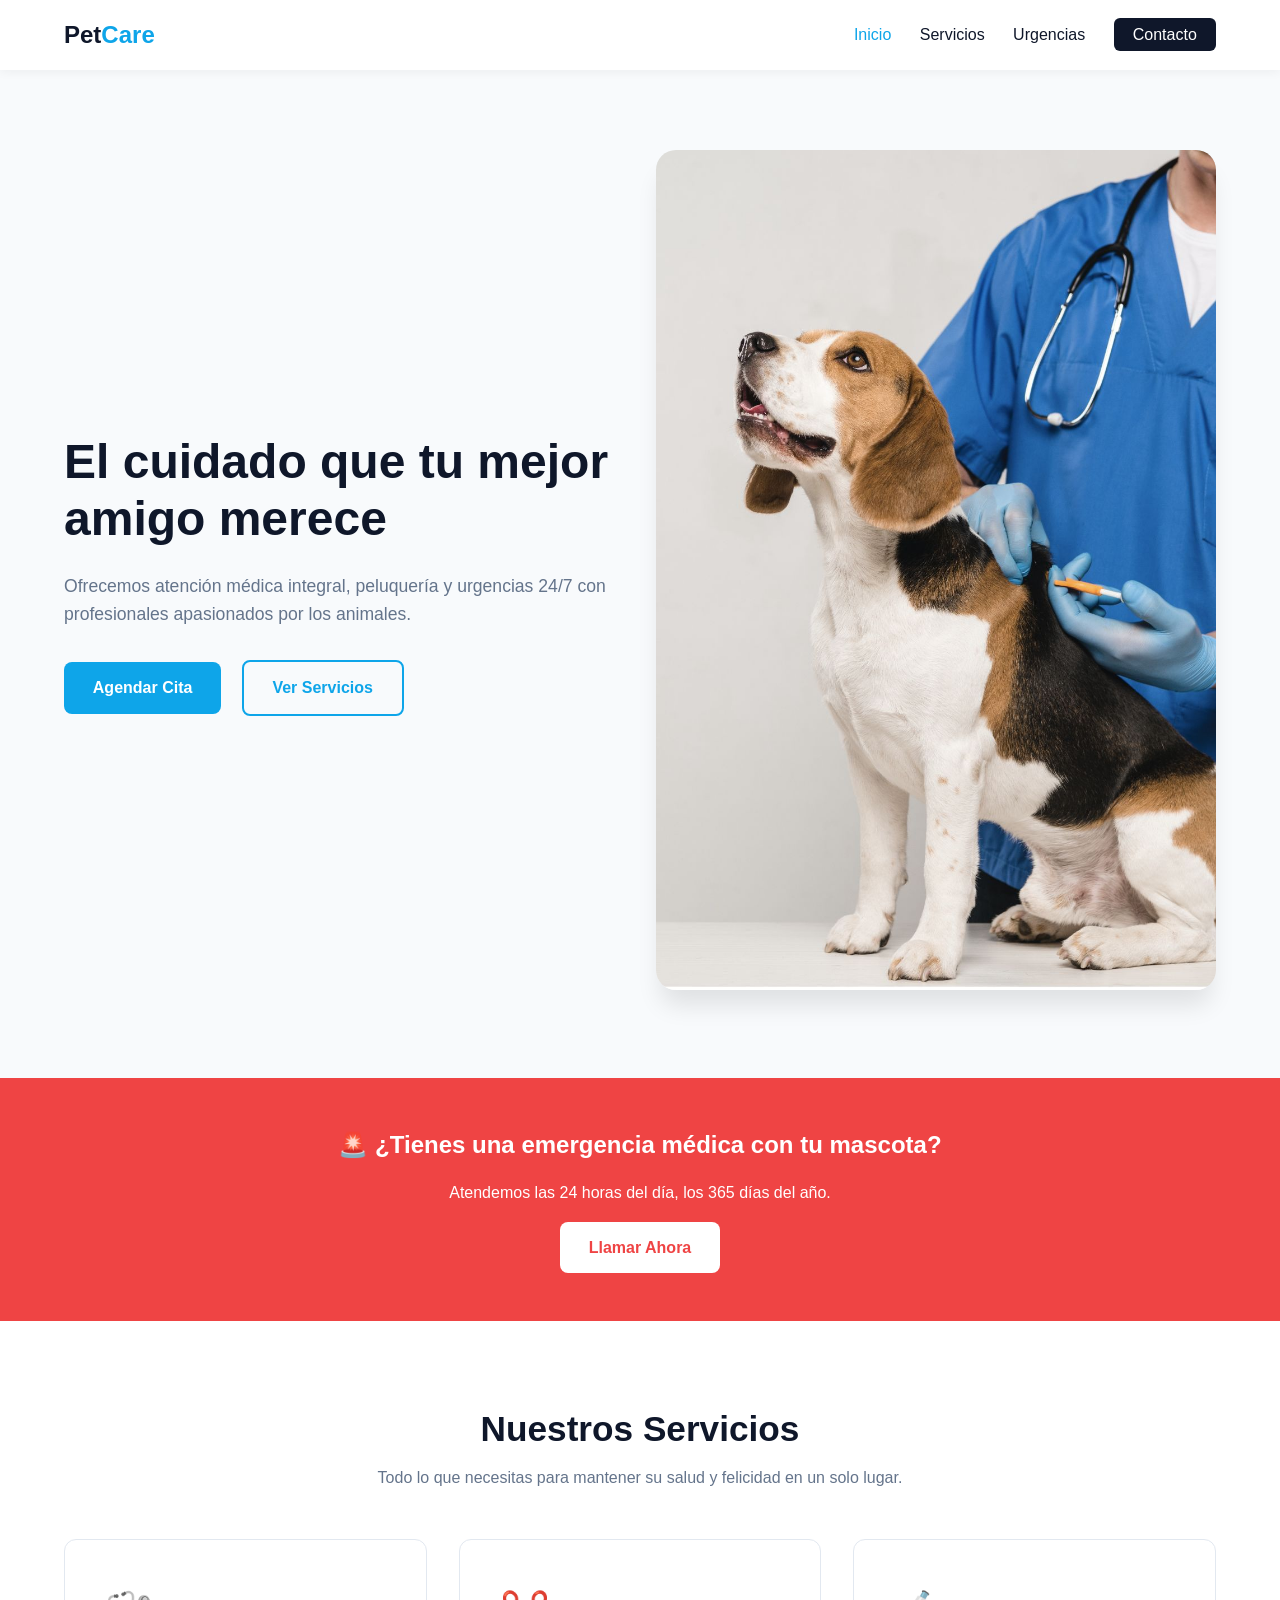
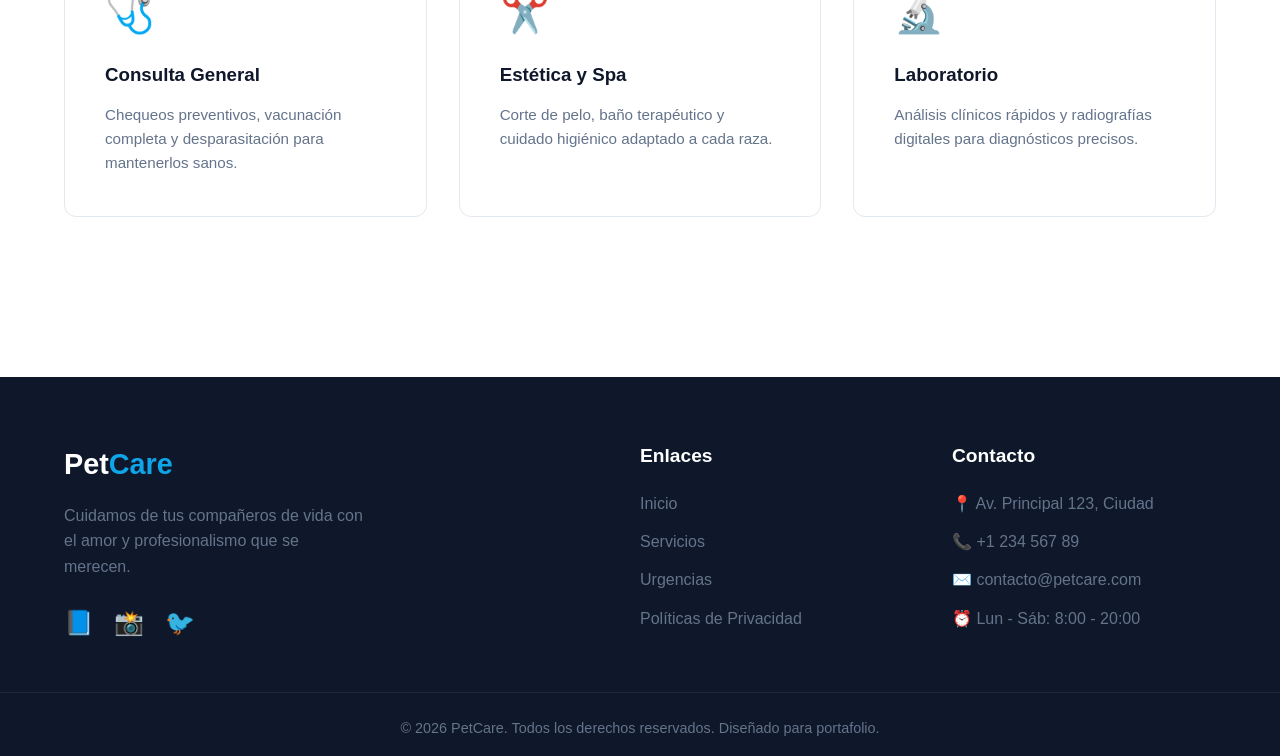
<file: index.html>
<!DOCTYPE html>
<html lang="es">
<head>
    <meta charset="UTF-8">
    <meta name="viewport" content="width=device-width, initial-scale=1.0">
    <title>PetCare | Clínica Veterinaria</title>
    <!-- Enlace al archivo CSS externo -->
    <link rel="stylesheet" href="./css/estilos.css">
    <!-- Iconos sugeridos: FontAwesome o Lucide -->
</head>
<body>

    <!-- NAV BAR -->
    <header class="navbar">
    <div class="container nav-container">
        <a href="#" class="logo">Pet<span>Care</span></a>
        <!-- Botón Hamburguesa visible solo en móviles -->
        <button class="menu-toggle" id="mobile-menu" aria-label="Abrir menú">
            <span class="bar"></span>
            <span class="bar"></span>
            <span class="bar"></span>
        </button>
        <nav class="nav-menu" id="nav-list">
            <a href="#inicio" class="active">Inicio</a>
            <a href="./pages/servicios.html">Servicios</a>
            <a href="./pages/urgencias.html">Urgencias</a>
            <a href="./pages/contacto.html" class="btn-nav">Contacto</a>
        </nav>
    </div>
</header>

    <!-- HERO SECTION -->
    <section id="inicio" class="hero">
        <div class="container hero-grid">
            <div class="hero-content">
                <h1>El cuidado que tu mejor amigo merece</h1>
                <p>Ofrecemos atención médica integral, peluquería y urgencias 24/7 con profesionales apasionados por los animales.</p>
                <div class="hero-buttons">
                    <a href="#contacto" class="btn btn-primary">Agendar Cita</a>
                    <a href="#servicios" class="btn btn-secondary">Ver Servicios</a>
                </div>
            </div>
            <div class="hero-image">
                <!-- Reemplazar con tu imagen local en assets/img/ -->
                <img src="./img/imgvete.jpg" alt="Veterinaria cuidando un perro">
            </div>
        </div>
    </section>

    <!-- EMERGENCY BANNER -->
    <section id="urgencias" class="emergency-banner">
        <div class="container banner-flex">
            <h2>🚨 ¿Tienes una emergencia médica con tu mascota?</h2>
            <p>Atendemos las 24 horas del día, los 365 días del año.</p>
            <a href="tel:+123456789" class="btn btn-emergency">Llamar Ahora</a>
        </div>
    </section>

    <!-- SERVICES SECTION -->
    <section id="servicios" class="services">
        <div class="container">
            <div class="section-title">
                <h2>Nuestros Servicios</h2>
                <p>Todo lo que necesitas para mantener su salud y felicidad en un solo lugar.</p>
            </div>
            <div class="services-grid">
                <!-- Card 1 -->
                <div class="service-card">
                    <div class="service-icon">🩺</div>
                    <h3>Consulta General</h3>
                    <p>Chequeos preventivos, vacunación completa y desparasitación para mantenerlos sanos.</p>
                </div>
                <!-- Card 2 -->
                <div class="service-card">
                    <div class="service-icon">✂️</div>
                    <h3>Estética y Spa</h3>
                    <p>Corte de pelo, baño terapéutico y cuidado higiénico adaptado a cada raza.</p>
                </div>
                <!-- Card 3 -->
                <div class="service-card">
                    <div class="service-icon">🔬</div>
                    <h3>Laboratorio</h3>
                    <p>Análisis clínicos rápidos y radiografías digitales para diagnósticos precisos.</p>
                </div>
            </div>
        </div>
    </section>
    <footer class="main-footer">
    <div class="container footer-grid">
        <div class="footer-brand">
            <a href="#" class="logo-footer">Pet<span>Care</span></a>
            <p>Cuidamos de tus compañeros de vida con el amor y profesionalismo que se merecen.</p>
            <div class="social-icons">
                <a href="#" aria-label="Facebook">📘</a>
                <a href="#" aria-label="Instagram">📸</a>
                <a href="#" aria-label="Twitter">🐦</a>
            </div>
        </div>
        <div class="footer-links">
            <h3>Enlaces</h3>
            <ul>
                <li><a href="#inicio">Inicio</a></li>
                <li><a href="#servicios">Servicios</a></li>
                <li><a href="#urgencias">Urgencias</a></li>
                <li><a href="#">Políticas de Privacidad</a></li>
            </ul>
        </div>
        <div class="footer-contact">
            <h3>Contacto</h3>
            <p>📍 Av. Principal 123, Ciudad</p>
            <p>📞 +1 234 567 89</p>
            <p>✉️ contacto@petcare.com</p>
            <p>⏰ Lun - Sáb: 8:00 - 20:00</p>
        </div>
    </div>
    <div class="footer-bottom">
        <p>&copy; 2026 PetCare. Todos los derechos reservados. Diseñado para portafolio.</p>
    </div>
</footer>

    <script src="./js/script.js"></script>
</body>
</html>
</file>
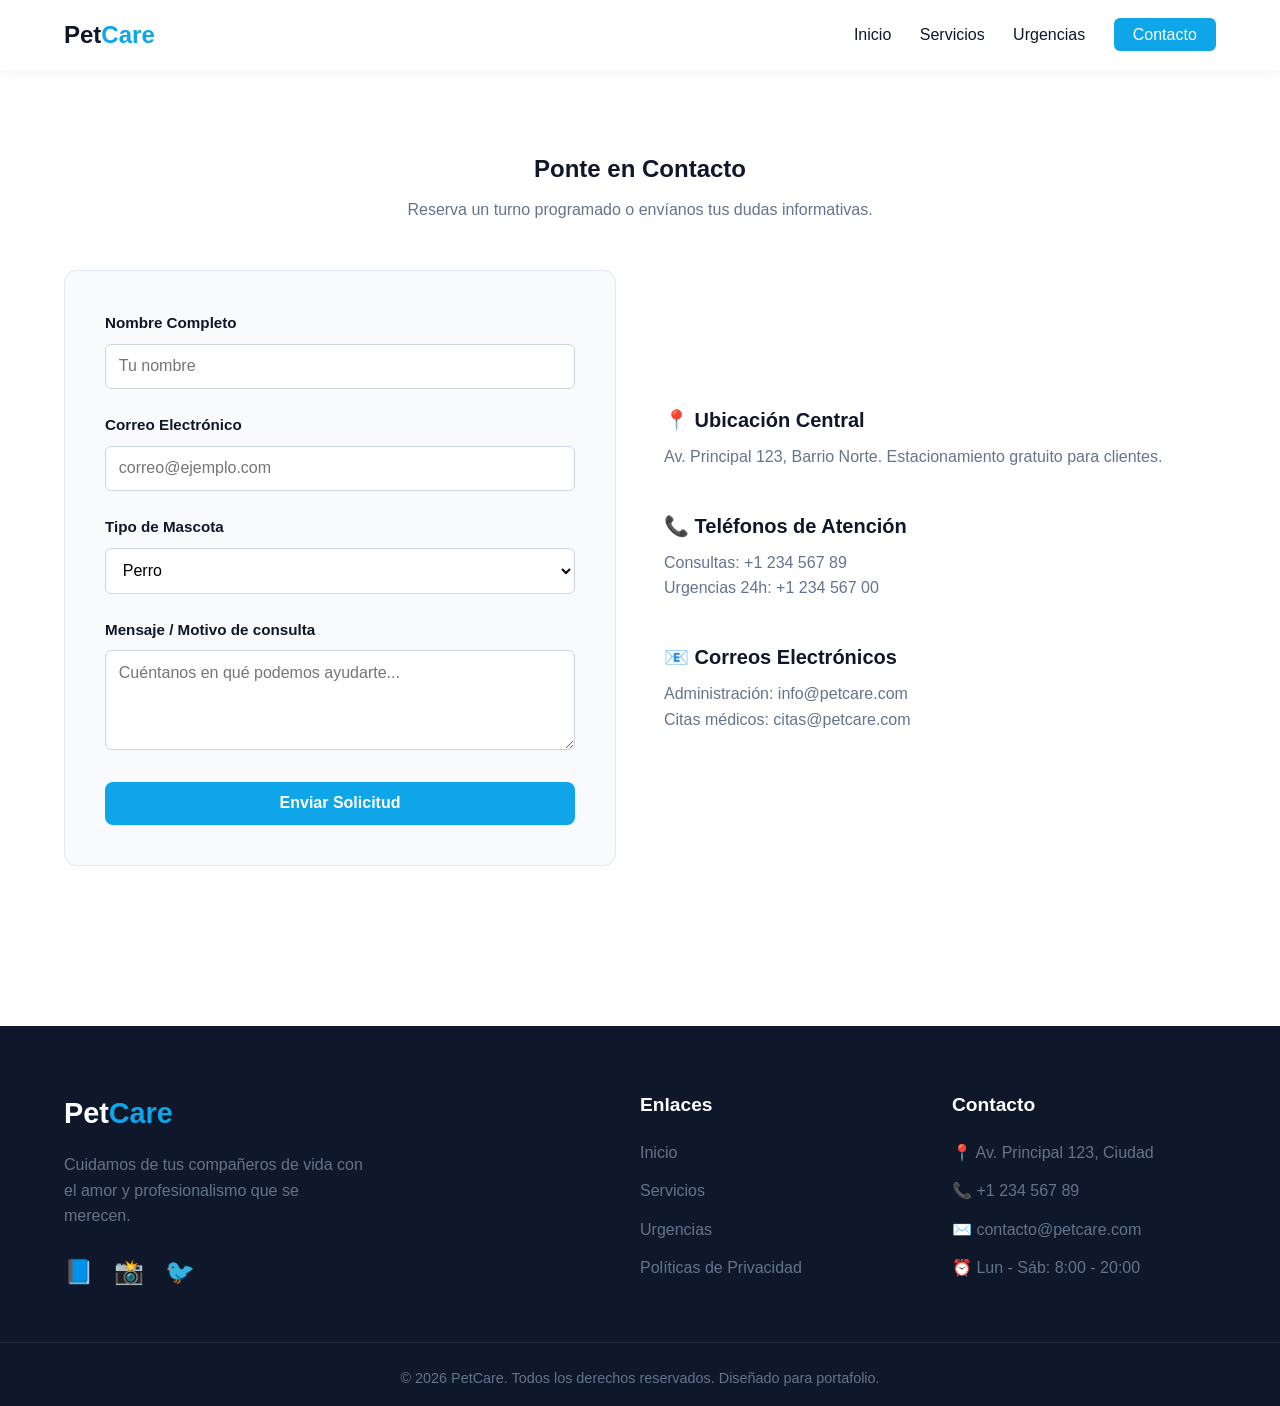
<file: pages/contacto.html>
<!DOCTYPE html>
<html lang="es">
<head>
    <meta charset="UTF-8">
    <meta name="viewport" content="width=device-width, initial-scale=1.0">
    <title>Contacto | PetCare</title>
    <!-- Hoja de estilos general de la web -->
    <link rel="stylesheet" href="../css/estilos.css">
    
</head>
<body>

    <!-- NAVBAR -->
    <header class="navbar">
        <div class="container nav-container">
            <a href="../index.html" class="logo">Pet<span>Care</span></a>
            <button class="menu-toggle" id="mobile-menu" aria-label="Abrir menú">
                <span class="bar"></span><span class="bar"></span><span class="bar"></span>
            </button>
            <nav class="nav-menu" id="nav-list">
                <a href="../index.html">Inicio</a>
                <a href="./servicios.html">Servicios</a>
                <a href="./urgencias.html">Urgencias</a>
                <a href="#" class="btn-nav nav-active-btn">Contacto</a>
            </nav>
        </div>
    </header>

    <!-- SECCIÓN DE CONTACTO -->
    <section class="contact-section">
        <div class="container">
            <div class="contact-header">
                <h1>Ponte en Contacto</h1>
                <p>Reserva un turno programado o envíanos tus dudas informativas.</p>
            </div>

            <div class="contact-grid">
                <!-- Formulario -->
                <form id="contact-form" action="#" method="POST" class="contact-form">
                    <div class="form-group">
                        <label for="name">Nombre Completo</label>
                        <input type="text" id="name" required placeholder="Tu nombre">
                    </div>
                    <div class="form-group">
                        <label for="email">Correo Electrónico</label>
                        <input type="email" id="email" required placeholder="correo@ejemplo.com">
                    </div>
                    <div class="form-group">
                        <label for="pet-type">Tipo de Mascota</label>
                        <select id="pet-type">
                            <option value="perro">Perro</option>
                            <option value="gato">Gato</option>
                            <option value="otro">Otro</option>
                        </select>
                    </div>
                    <div class="form-group">
                        <label for="message">Mensaje / Motivo de consulta</label>
                        <textarea id="message" rows="4" placeholder="Cuéntanos en qué podemos ayudarte..."></textarea>
                    </div>
                    <button type="submit" class="btn btn-primary btn-submit">Enviar Solicitud</button>
                </form>

                <!-- Datos Informativos -->
                <div class="contact-info">
                    <div class="info-block">
                        <h3>📍 Ubicación Central</h3>
                        <p>Av. Principal 123, Barrio Norte. Estacionamiento gratuito para clientes.</p>
                    </div>
                    <div class="info-block">
                        <h3>📞 Teléfonos de Atención</h3>
                        <p>Consultas: +1 234 567 89<br>Urgencias 24h: +1 234 567 00</p>
                    </div>
                    <div class="info-block">
                        <h3>📧 Correos Electrónicos</h3>
                        <p>Administración: info@petcare.com<br>Citas médicos: citas@petcare.com</p>
                    </div>
                </div>
            </div>
        </div>
    </section>

   <footer class="main-footer">
    <div class="container footer-grid">
        <div class="footer-brand">
            <a href="#" class="logo-footer">Pet<span>Care</span></a>
            <p>Cuidamos de tus compañeros de vida con el amor y profesionalismo que se merecen.</p>
            <div class="social-icons">
                <a href="#" aria-label="Facebook">📘</a>
                <a href="#" aria-label="Instagram">📸</a>
                <a href="#" aria-label="Twitter">🐦</a>
            </div>
        </div>
        <div class="footer-links">
            <h3>Enlaces</h3>
            <ul>
                <li><a href="#inicio">Inicio</a></li>
                <li><a href="#servicios">Servicios</a></li>
                <li><a href="#urgencias">Urgencias</a></li>
                <li><a href="#">Políticas de Privacidad</a></li>
            </ul>
        </div>
        <div class="footer-contact">
            <h3>Contacto</h3>
            <p>📍 Av. Principal 123, Ciudad</p>
            <p>📞 +1 234 567 89</p>
            <p>✉️ contacto@petcare.com</p>
            <p>⏰ Lun - Sáb: 8:00 - 20:00</p>
        </div>
    </div>
    <div class="footer-bottom">
        <p>&copy; 2026 PetCare. Todos los derechos reservados. Diseñado para portafolio.</p>
    </div>
</footer>

    <script src="../js/script.js"></script>
</body>
</html>
</file>
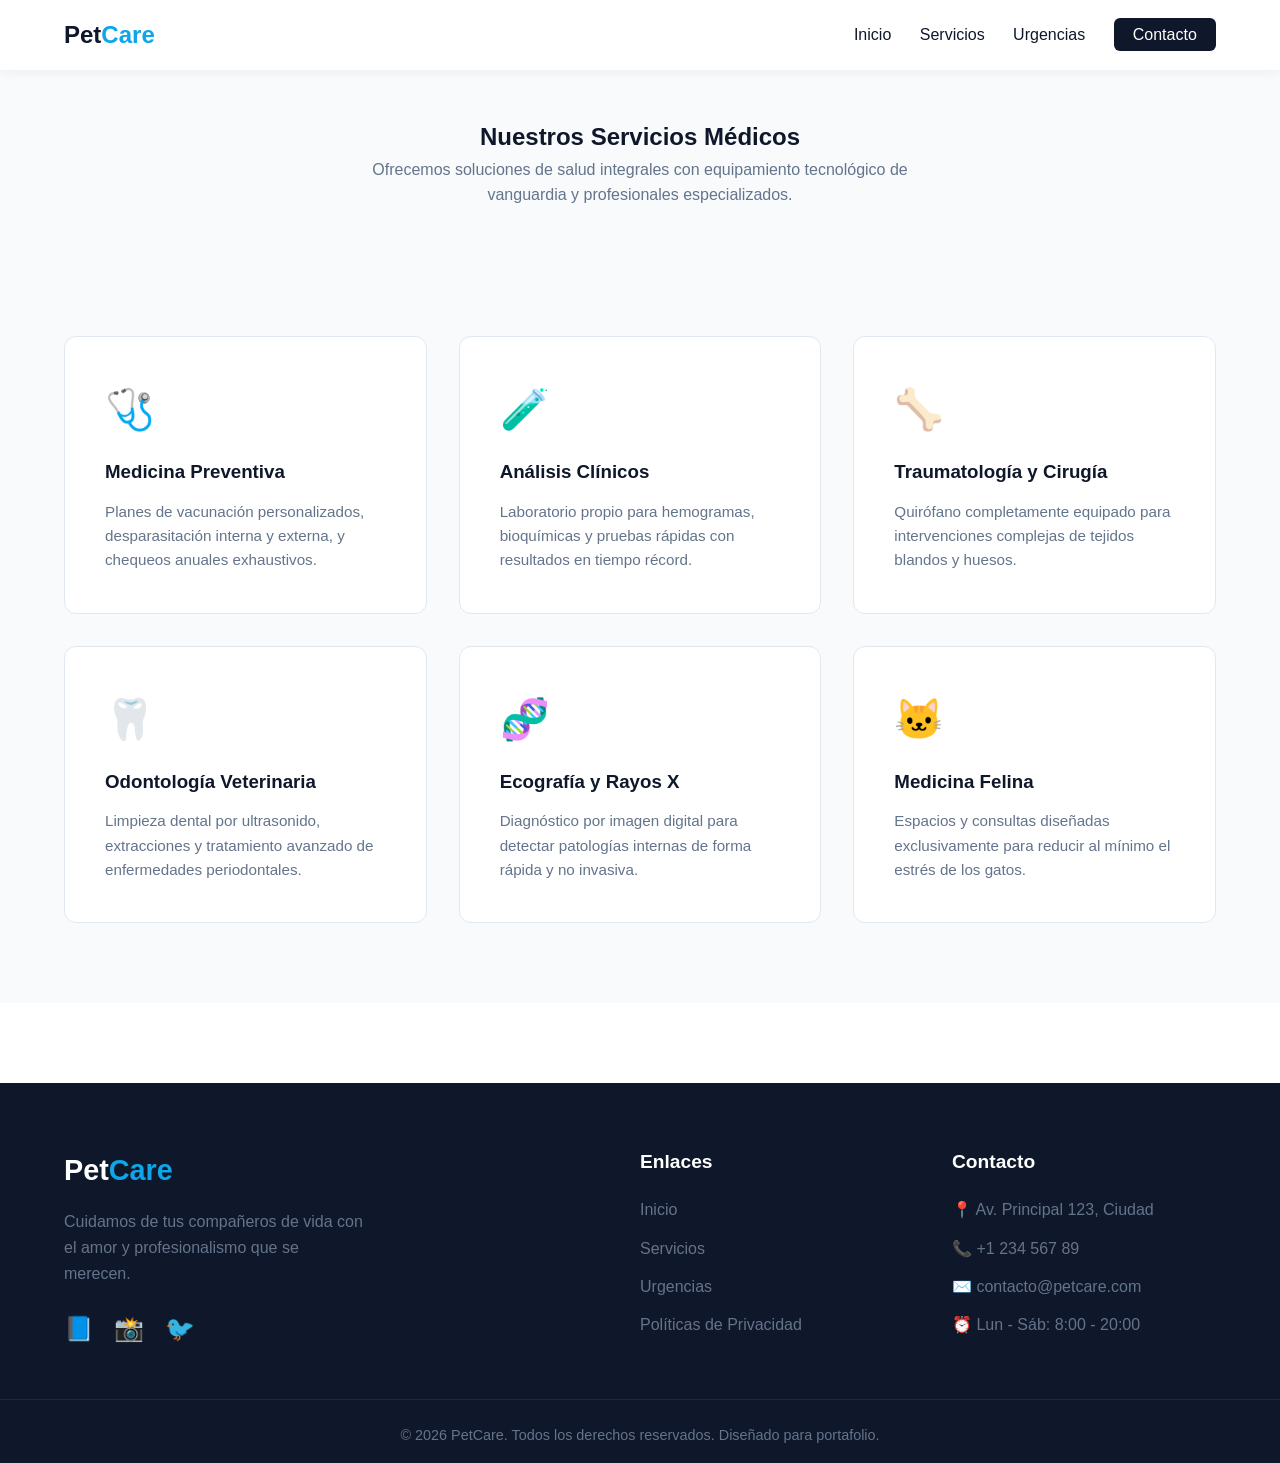
<file: pages/servicios.html>
<!DOCTYPE html>
<html lang="es">
<head>
    <meta charset="UTF-8">
    <meta name="viewport" content="width=device-width, initial-scale=1.0">
    <title>Servicios | PetCare Clínica Veterinaria</title>
    <link rel="stylesheet" href="../css/estilos.css">
    <!-- Vincula tus estilos extra si los necesitas -->
</head>
<body>

    <!-- NAVBAR (Igual al index) -->
    <header class="navbar">
        <div class="container nav-container">
            <a href="../index.html" class="logo">Pet<span>Care</span></a>
            <button class="menu-toggle" id="mobile-menu" aria-label="Abrir menú">
                <span class="bar"></span>
                <span class="bar"></span>
                <span class="bar"></span>
            </button>
            <nav class="nav-menu" id="nav-list">
                <a href="../index.html">Inicio</a>
                <a href="#" class="active">Servicios</a>
                <a href="./urgencias.html">Urgencias</a>
                <a href="./contacto.html" class="btn-nav">Contacto</a>
            </nav>
        </div>
    </header>

    <!-- HEADER DE PÁGINA -->
    <section class="hero" style="padding: 3rem 0; text-align: center;">
        <div class="container">
            <h1>Nuestros Servicios Médicos</h1>
            <p style="color: var(--text-muted); max-width: 600px; margin: 0 auto;">Ofrecemos soluciones de salud integrales con equipamiento tecnológico de vanguardia y profesionales especializados.</p>
        </div>
    </section>

    <!-- GRID EXTENDIDO DE SERVICIOS -->
    <section class="services" style="background-color: var(--bg-light);">
        <div class="container">
            <div class="services-grid">
                <!-- Servicio 1 -->
                <div class="service-card">
                    <div class="service-icon">🩺</div>
                    <h3>Medicina Preventiva</h3>
                    <p>Planes de vacunación personalizados, desparasitación interna y externa, y chequeos anuales exhaustivos.</p>
                </div>
                <!-- Servicio 2 -->
                <div class="service-card">
                    <div class="service-icon">🧪</div>
                    <h3>Análisis Clínicos</h3>
                    <p>Laboratorio propio para hemogramas, bioquímicas y pruebas rápidas con resultados en tiempo récord.</p>
                </div>
                <!-- Servicio 3 -->
                <div class="service-card">
                    <div class="service-icon">🦴</div>
                    <h3>Traumatología y Cirugía</h3>
                    <p>Quirófano completamente equipado para intervenciones complejas de tejidos blandos y huesos.</p>
                </div>
                <!-- Servicio 4 -->
                <div class="service-card">
                    <div class="service-icon">🦷</div>
                    <h3>Odontología Veterinaria</h3>
                    <p>Limpieza dental por ultrasonido, extracciones y tratamiento avanzado de enfermedades periodontales.</p>
                </div>
                <!-- Servicio 5 -->
                <div class="service-card">
                    <div class="service-icon">🧬</div>
                    <h3>Ecografía y Rayos X</h3>
                    <p>Diagnóstico por imagen digital para detectar patologías internas de forma rápida y no invasiva.</p>
                </div>
                <!-- Servicio 6 -->
                <div class="service-card">
                    <div class="service-icon">🐱</div>
                    <h3>Medicina Felina</h3>
                    <p>Espacios y consultas diseñadas exclusivamente para reducir al mínimo el estrés de los gatos.</p>
                </div>
            </div>
        </div>
    </section>

   <footer class="main-footer">
    <div class="container footer-grid">
        <div class="footer-brand">
            <a href="#" class="logo-footer">Pet<span>Care</span></a>
            <p>Cuidamos de tus compañeros de vida con el amor y profesionalismo que se merecen.</p>
            <div class="social-icons">
                <a href="#" aria-label="Facebook">📘</a>
                <a href="#" aria-label="Instagram">📸</a>
                <a href="#" aria-label="Twitter">🐦</a>
            </div>
        </div>
        <div class="footer-links">
            <h3>Enlaces</h3>
            <ul>
                <li><a href="#inicio">Inicio</a></li>
                <li><a href="#servicios">Servicios</a></li>
                <li><a href="#urgencias">Urgencias</a></li>
                <li><a href="#">Políticas de Privacidad</a></li>
            </ul>
        </div>
        <div class="footer-contact">
            <h3>Contacto</h3>
            <p>📍 Av. Principal 123, Ciudad</p>
            <p>📞 +1 234 567 89</p>
            <p>✉️ contacto@petcare.com</p>
            <p>⏰ Lun - Sáb: 8:00 - 20:00</p>
        </div>
    </div>
    <div class="footer-bottom">
        <p>&copy; 2026 PetCare. Todos los derechos reservados. Diseñado para portafolio.</p>
    </div>
</footer>

    <script src="../js/script.js"></script>
</body>
</html>
</file>
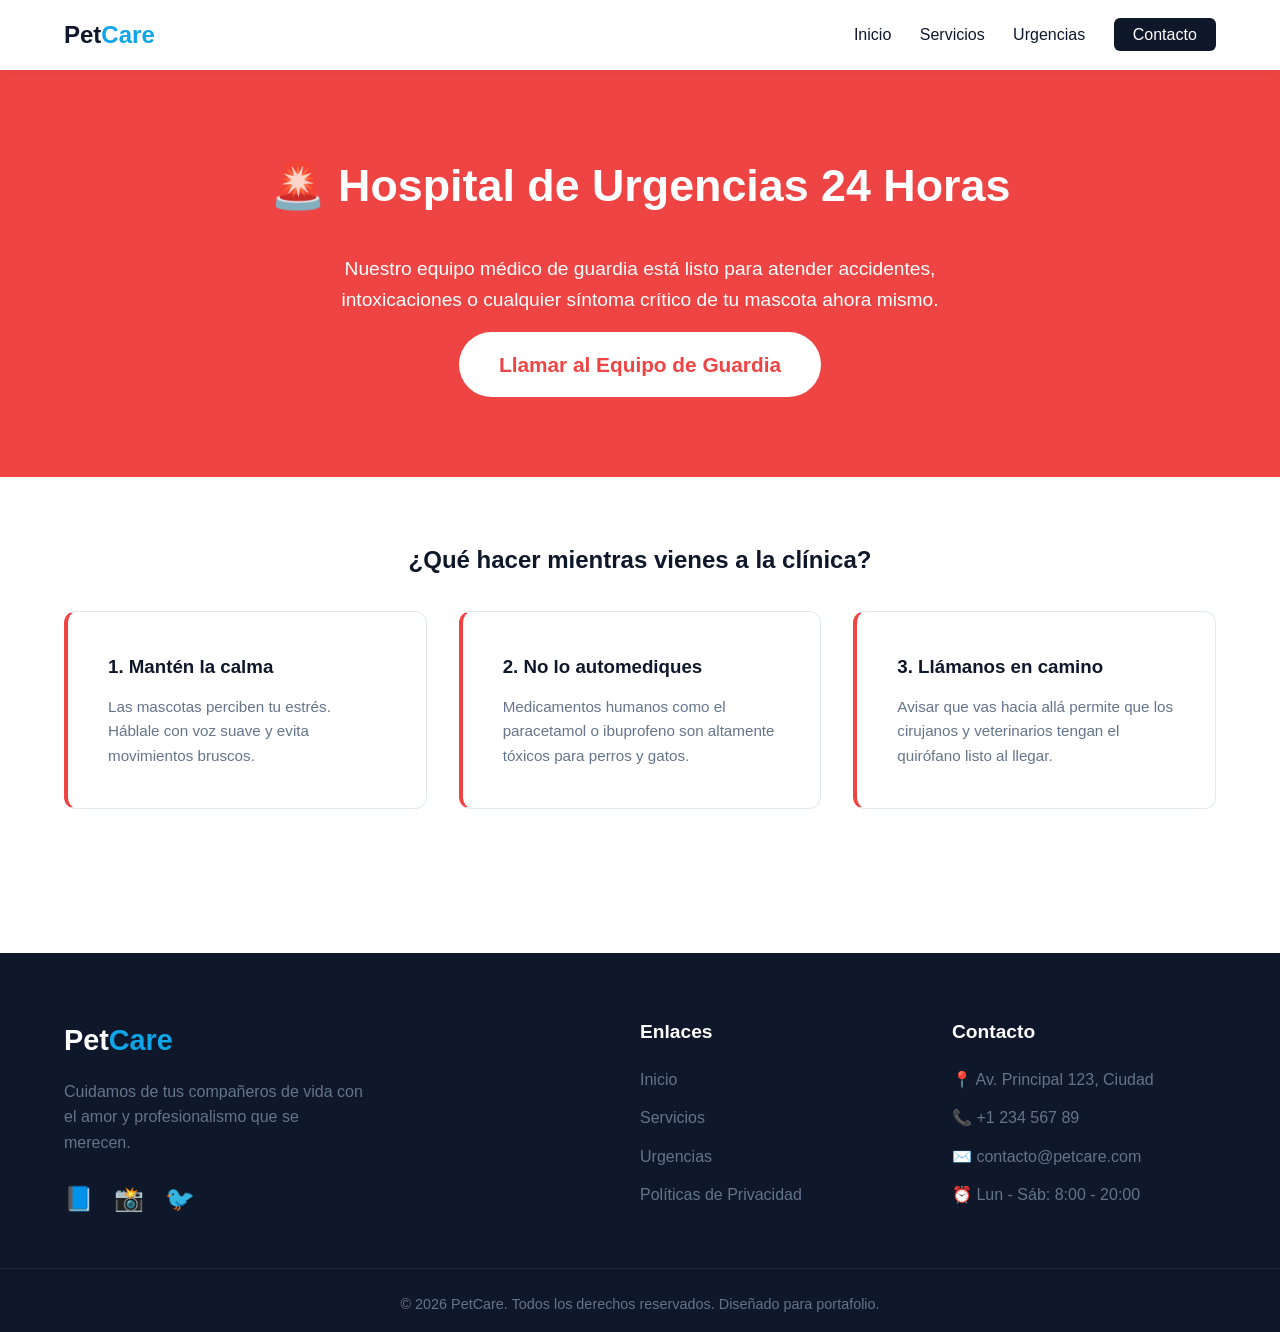
<file: pages/urgencias.html>
<!DOCTYPE html>
<html lang="es">
<head>
    <meta charset="UTF-8">
    <meta name="viewport" content="width=device-width, initial-scale=1.0">
    <title>Urgencias 24h | PetCare</title>
    <link rel="stylesheet" href="../css/estilos.css">
</head>
<body>

    <!-- NAVBAR -->
    <header class="navbar">
        <div class="container nav-container">
            <a href="../index.html" class="logo">Pet<span>Care</span></a>
            <button class="menu-toggle" id="mobile-menu" aria-label="Abrir menú">
                <span class="bar"></span><span class="bar"></span><span class="bar"></span>
            </button>
            <nav class="nav-menu" id="nav-list">
                <a href="../index.html">Inicio</a>
                <a href="./servicios.html">Servicios</a>
                <a href="#" class="active">Urgencias</a>
                <a href="./contacto.html" class="btn-nav">Contacto</a>
            </nav>
        </div>
    </header>

    <!-- SECCIÓN CRÍTICA DE URGENCIAS -->
    <section class="emergency-banner" style="padding: 5rem 0;">
        <div class="container banner-flex">
            <h1 style="font-size: 2.8rem; margin-bottom: 1rem;">🚨 Hospital de Urgencias 24 Horas</h1>
            <p style="font-size: 1.2rem; max-width: 700px;">Nuestro equipo médico de guardia está listo para atender accidentes, intoxicaciones o cualquier síntoma crítico de tu mascota ahora mismo.</p>
            <a href="tel:+123456789" class="btn" style="background-color: var(--white); color: var(--danger-color); font-size: 1.3rem; padding: 1rem 2.5rem; border-radius: 50px;">Llamar al Equipo de Guardia</a>
        </div>
    </section>

    <!-- CONSEJOS DE PRIMEROS AUXILIOS -->
    <section style="padding: 4rem 0;">
        <div class="container">
            <h2 style="text-align: center; margin-bottom: 2rem;">¿Qué hacer mientras vienes a la clínica?</h2>
            <div class="services-grid">
                <div class="service-card" style="border-left: 4px solid var(--danger-color);">
                    <h3>1. Mantén la calma</h3>
                    <p>Las mascotas perciben tu estrés. Háblale con voz suave y evita movimientos bruscos.</p>
                </div>
                <div class="service-card" style="border-left: 4px solid var(--danger-color);">
                    <h3>2. No lo automediques</h3>
                    <p>Medicamentos humanos como el paracetamol o ibuprofeno son altamente tóxicos para perros y gatos.</p>
                </div>
                <div class="service-card" style="border-left: 4px solid var(--danger-color);">
                    <h3>3. Llámanos en camino</h3>
                    <p>Avisar que vas hacia allá permite que los cirujanos y veterinarios tengan el quirófano listo al llegar.</p>
                </div>
            </div>
        </div>
    </section>

    <footer class="main-footer">
    <div class="container footer-grid">
        <div class="footer-brand">
            <a href="#" class="logo-footer">Pet<span>Care</span></a>
            <p>Cuidamos de tus compañeros de vida con el amor y profesionalismo que se merecen.</p>
            <div class="social-icons">
                <a href="#" aria-label="Facebook">📘</a>
                <a href="#" aria-label="Instagram">📸</a>
                <a href="#" aria-label="Twitter">🐦</a>
            </div>
        </div>
        <div class="footer-links">
            <h3>Enlaces</h3>
            <ul>
                <li><a href="#inicio">Inicio</a></li>
                <li><a href="#servicios">Servicios</a></li>
                <li><a href="#urgencias">Urgencias</a></li>
                <li><a href="#">Políticas de Privacidad</a></li>
            </ul>
        </div>
        <div class="footer-contact">
            <h3>Contacto</h3>
            <p>📍 Av. Principal 123, Ciudad</p>
            <p>📞 +1 234 567 89</p>
            <p>✉️ contacto@petcare.com</p>
            <p>⏰ Lun - Sáb: 8:00 - 20:00</p>
        </div>
    </div>
    <div class="footer-bottom">
        <p>&copy; 2026 PetCare. Todos los derechos reservados. Diseñado para portafolio.</p>
    </div>
</footer>

    <script src="../js/script.js"></script>
</body>
</html>
</file>
<file: css/estilos.css>
/* VARIABLES DE DISEÑO (Colores y Fuentes) */
:root {
    --primary-color: #0ea5e9; /* Azul veterinario/médico moderno */
    --secondary-color: #0f172a; /* Gris oscuro para textos principales */
    --accent-color: #22c55e; /* Verde para acentos positivos */
    --danger-color: #ef4444; /* Rojo para emergencias */
    --bg-light: #f8fafc; /* Fondo claro para secciones */
    --text-muted: #64748b; /* Gris para descripciones secundarios */
    --white: #ffffff;
    --font-main: 'Segoe UI', Tahoma, Geneva, Verdana, sans-serif;
}

/* RESET GENERAL */
* {
    margin: 0;
    padding: 0;
    box-sizing: border-box;
}

html {
    scroll-behavior: smooth;
}

body {
    font-family: var(--font-main);
    color: var(--secondary-color);
    background-color: var(--white);
    line-height: 1.6;
}

/* COMPONENTES REUTILIZABLES */
.container {
    width: 90%;
    max-width: 1200px;
    margin: 0 auto;
}

.btn {
    display: inline-block;
    padding: 0.8rem 1.8rem;
    border-radius: 8px;
    font-weight: 600;
    text-decoration: none;
    transition: all 0.3s ease;
    cursor: pointer;
}

.btn-primary {
    background-color: var(--primary-color);
    color: var(--white);
}

.btn-primary:hover {
    background-color: #0284c7;
    transform: translateY(-2px);
}

.btn-secondary {
    background-color: transparent;
    color: var(--primary-color);
    border: 2px solid var(--primary-color);
}

.btn-secondary:hover {
    background-color: var(--primary-color);
    color: var(--white);
}

/* NAVBAR */
.navbar {
    background-color: var(--white);
    box-shadow: 0 2px 10px rgba(0,0,0,0.05);
    position: sticky;
    top: 0;
    z-index: 100;
    padding: 1rem 0;
}

.nav-container {
    display: flex;
    justify-content: space-between;
    align-items: center;
}

.logo {
    font-size: 1.5rem;
    font-weight: bold;
    color: var(--secondary-color);
    text-decoration: none;
}

.logo span {
    color: var(--primary-color);
}

.nav-menu a {
    text-decoration: none;
    color: var(--secondary-color);
    margin-left: 1.5rem;
    font-weight: 500;
    transition: color 0.3s;
}

.nav-menu a:hover, .nav-menu a.active {
    color: var(--primary-color);
}

.nav-menu .btn-nav {
    background-color: var(--secondary-color);
    color: var(--white);
    padding: 0.5rem 1.2rem;
    border-radius: 6px;
}

.nav-menu .btn-nav:hover {
    background-color: var(--primary-color);
    color: var(--white);
}

/* HERO SECTION */
.hero {
    padding: 5rem 0;
    background-color: var(--bg-light);
}

.hero-grid {
    display: grid;
    grid-template-columns: 1fr 1fr;
    gap: 2rem;
    align-items: center;
}

.hero-content h1 {
    font-size: 3rem;
    line-height: 1.2;
    margin-bottom: 1.5rem;
}

.hero-content p {
    font-size: 1.1rem;
    color: var(--text-muted);
    margin-bottom: 2rem;
}

.hero-buttons .btn {
    margin-right: 1rem;
}

.hero-image img {
    width: 100%;
    border-radius: 20px;
    box-shadow: 0 20px 25px -5px rgba(0,0,0,0.1);
}

/* EMERGENCY BANNER */
.emergency-banner {
    background-color: var(--danger-color);
    color: var(--white);
    padding: 3rem 0;
    text-align: center;
}

.banner-flex {
    display: flex;
    flex-direction: column;
    align-items: center;
    gap: 1rem;
}

.btn-emergency {
    background-color: var(--white);
    color: var(--danger-color);
}

.btn-emergency:hover {
    background-color: #fee2e2;
    transform: scale(1.05);
}

/* SERVICES SECTION */
.services {
    padding: 5rem 0;
}

.section-title {
    text-align: center;
    margin-bottom: 3rem;
}

.section-title h2 {
    font-size: 2.2rem;
    margin-bottom: 0.5rem;
}

.section-title p {
    color: var(--text-muted);
}

.services-grid {
    display: grid;
    grid-template-columns: repeat(auto-fit, minmax(300px, 1fr));
    gap: 2rem;
}

.service-card {
    background-color: var(--white);
    padding: 2.5rem;
    border-radius: 12px;
    border: 1px solid #e2e8f0;
    transition: transform 0.3s, box-shadow 0.3s;
}

.service-card:hover {
    transform: translateY(-5px);
    box-shadow: 0 10px 20px rgba(0,0,0,0.05);
}

.service-icon {
    font-size: 2.5rem;
    margin-bottom: 1rem;
}

.service-card h3 {
    margin-bottom: 0.8rem;
}

.service-card p {
    color: var(--text-muted);
    font-size: 0.95rem;
}

/* RETOQUES PARA MENÚ HAMBURGUESA */
.menu-toggle {
    display: none;
    flex-direction: column;
    gap: 5px;
    background: transparent;
    border: none;
    cursor: pointer;
}
.menu-toggle .bar {
    width: 25px;
    height: 3px;
    background-color: var(--secondary-color);
    transition: all 0.3s ease;
}

/* ESTILOS DEL FOOTER */
.main-footer {
    background-color: var(--secondary-color);
    color: var(--white);
    padding: 4rem 0 1rem 0;
    margin-top: 5rem;
}
.footer-grid {
    display: grid;
    grid-template-columns: 2fr 1fr 1fr;
    gap: 3rem;
    margin-bottom: 3rem;
}
.logo-footer {
    font-size: 1.8rem;
    font-weight: bold;
    color: var(--white);
    text-decoration: none;
    display: block;
    margin-bottom: 1rem;
}
.logo-footer span {
    color: var(--primary-color);
}
.footer-brand p {
    color: var(--text-muted);
    max-width: 300px;
    margin-bottom: 1.5rem;
}
.social-icons a {
    text-decoration: none;
    font-size: 1.5rem;
    margin-right: 1rem;
    transition: transform 0.2s;
    display: inline-block;
}
.social-icons a:hover {
    transform: translateY(-3px);
}
.footer-links h3, .footer-contact h3 {
    font-size: 1.2rem;
    margin-bottom: 1.2rem;
    color: var(--white);
    position: relative;
}
.footer-links ul {
    list-style: none;
}
.footer-links ul li {
    margin-bottom: 0.8rem;
}
.footer-links ul li a {
    color: var(--text-muted);
    text-decoration: none;
    transition: color 0.3s;
}
.footer-links ul li a:hover {
    color: var(--primary-color);
}
.footer-contact p {
    color: var(--text-muted);
    margin-bottom: 0.8rem;
}
.footer-bottom {
    border-top: 1px solid #1e293b;
    padding-top: 1.5rem;
    text-align: center;
    font-size: 0.9rem;
    color: var(--text-muted);
}

/* ESTILOS ESPECÍFICOS PARA LA PÁGINA DE CONTACTO */

.contact-section {
    padding: 5rem 0;
}

.contact-header {
    text-align: center;
    margin-bottom: 3rem;
}

.contact-header p {
    color: var(--text-muted);
    margin-top: 0.5rem;
}

.contact-grid {
    display: grid;
    grid-template-columns: 1fr 1fr;
    gap: 3rem;
}

/* Estilos del Formulario */
.contact-form {
    background: var(--bg-light);
    padding: 2.5rem;
    border-radius: 12px;
    border: 1px solid #e2e8f0;
}

.form-group {
    margin-bottom: 1.5rem;
}

.form-group label {
    display: block;
    margin-bottom: 0.5rem;
    font-weight: 600;
    font-size: 0.95rem;
}

.form-group input, 
.form-group textarea, 
.form-group select {
    width: 100%;
    padding: 0.8rem;
    border: 1px solid #cbd5e1;
    border-radius: 6px;
    font-family: inherit;
    font-size: 1rem;
    background-color: var(--white);
    transition: border-color 0.3s, box-shadow 0.3s;
}

.form-group input:focus, 
.form-group textarea:focus, 
.form-group select:focus {
    outline: none;
    border-color: var(--primary-color);
    box-shadow: 0 0 0 3px rgba(14, 165, 233, 0.15);
}

.btn-submit {
    width: 100%;
    border: none;
    font-size: 1rem;
}

/* Bloque lateral de información */
.contact-info {
    display: flex;
    flex-direction: column;
    justify-content: center;
    gap: 2.5rem;
}

.info-block h3 {
    font-size: 1.25rem;
    margin-bottom: 0.5rem;
    display: flex;
    align-items: center;
    gap: 0.5rem;
}

.info-block p {
    color: var(--text-muted);
    line-height: 1.6;
}

/* Botón de la barra de navegación activo */
.nav-active-btn {
    background-color: var(--primary-color) !important;
    color: var(--white) !important;
}




/* RESPONSIVE FOOTER Y NAVBAR */
@media (max-width: 768px) {
    .menu-toggle {
        display: flex;
    }
    .nav-menu {
        display: none;
        flex-direction: column;
        position: absolute;
        top: 100%;
        left: 0;
        width: 100%;
        background-color: var(--white);
        padding: 2rem;
        box-shadow: 0 10px 15px rgba(0,0,0,0.1);
        text-align: center;
    }
    .nav-menu.active {
        display: flex;
    }
    .nav-menu a {
        margin: 1rem 0;
    }
    .footer-grid {
        grid-template-columns: 1fr;
        gap: 2rem;
        text-align: center;
    }
    .footer-brand p {
        margin: 0 auto 1.5rem auto;
    }
    /* Animación del botón hamburguesa */
    .menu-toggle.open .bar:nth-child(1) { transform: translateY(8px) rotate(45deg); }
    .menu-toggle.open .bar:nth-child(2) { opacity: 0; }
    .menu-toggle.open .bar:nth-child(3) { transform: translateY(-8px) rotate(-45deg); }


.hero-grid {
        grid-template-columns: 1fr;
        text-align: center;
    }
    .hero-content h1 {
        font-size: 2.2rem;
    }
    .hero-buttons .btn {
        margin: 0.5rem;
    }
    .nav-menu {
        display: none; /* Ideal para implementar menú hamburguesa con JS posterior */
    }

    .contact-grid {
        grid-template-columns: 1fr;
        gap: 2rem;
    }
    
    .contact-form {
        padding: 1.5rem;
    }
    
    .contact-info {
        text-align: center;
        gap: 2rem;
    }

}
</file>
